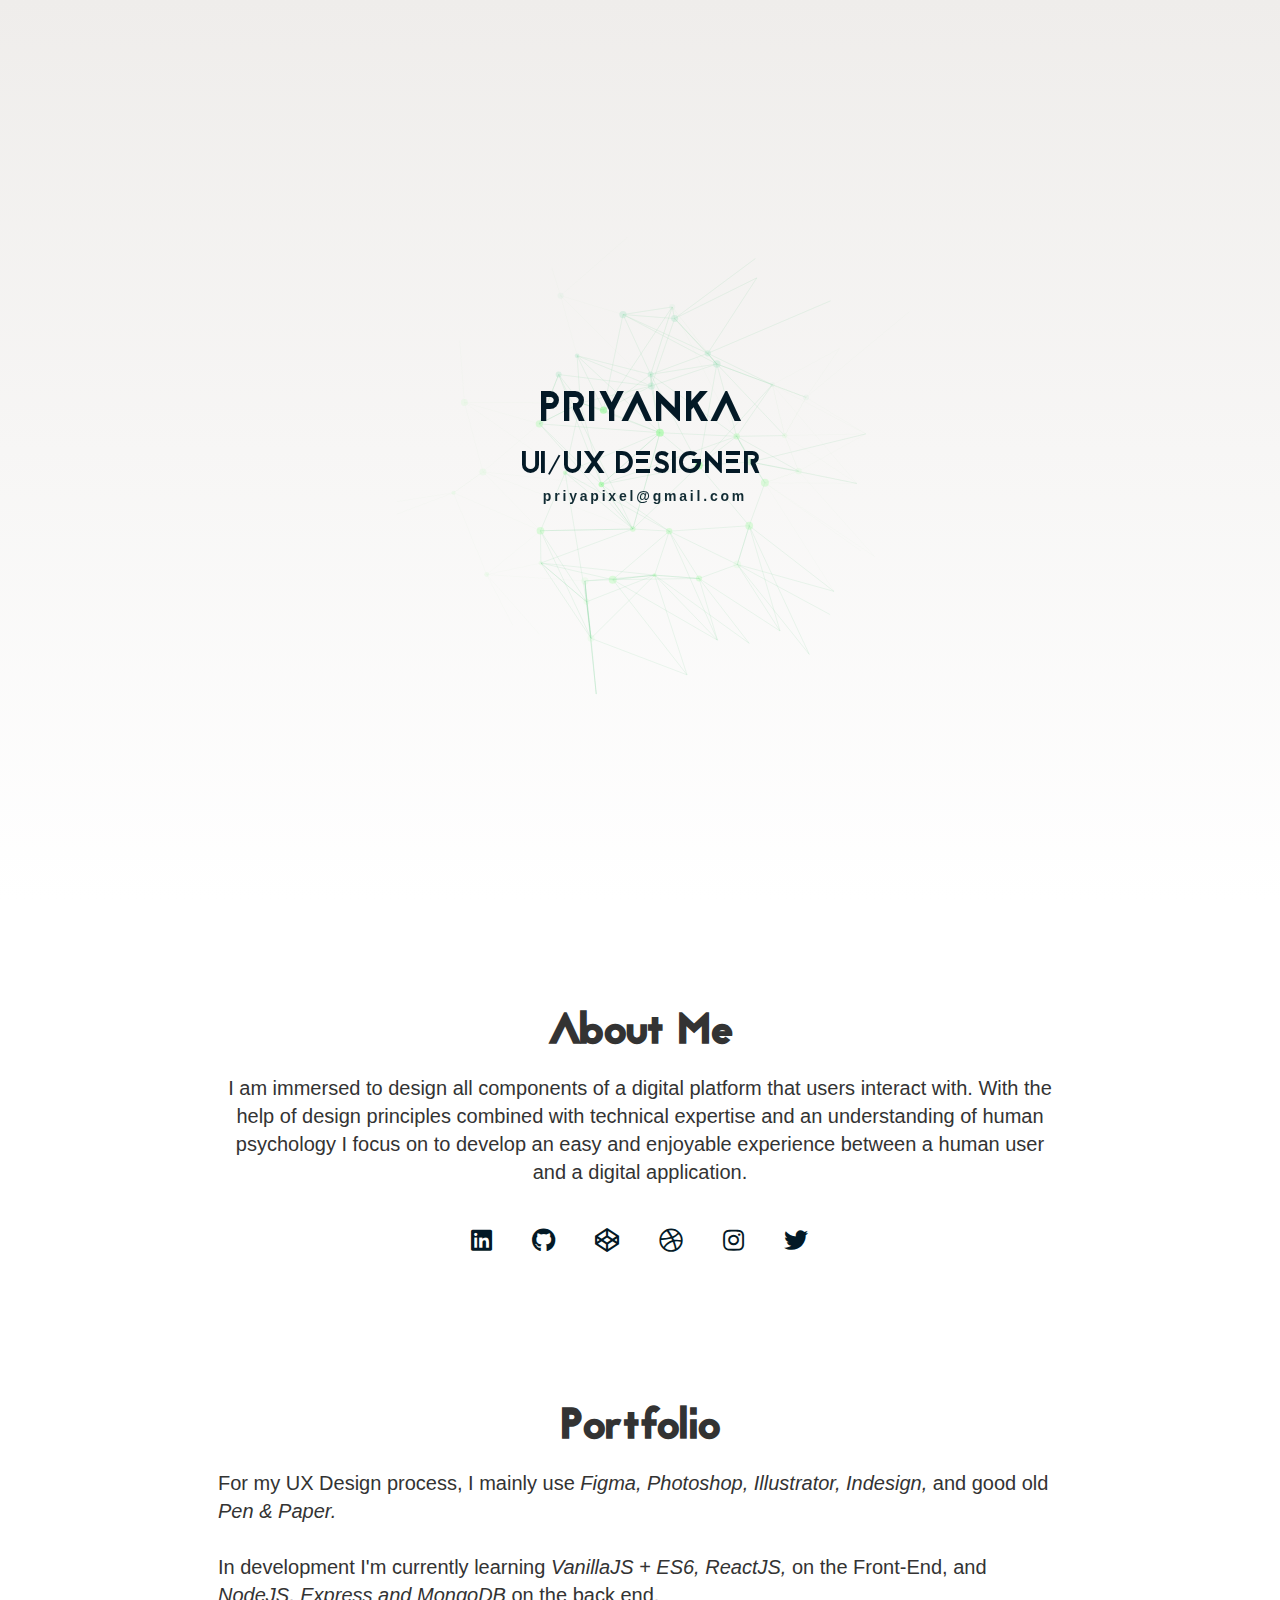
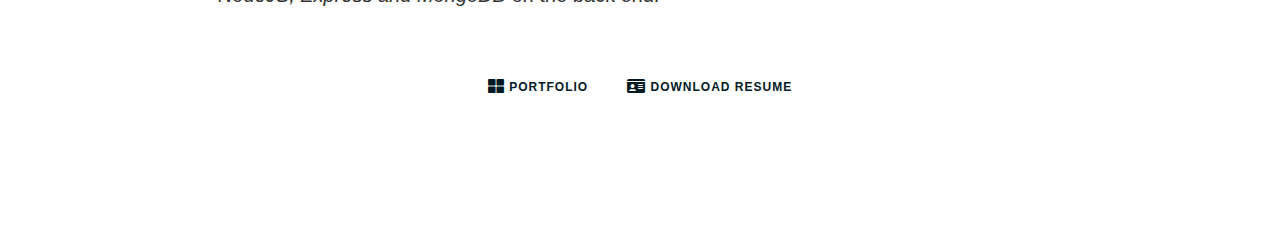
<file: index.html>
<!DOCTYPE html>
<html lang="en" class="no-js">
<meta http-equiv="content-type" content="text/html;charset=utf-8" />
<head>
	<meta charset="UTF-8" />
	<meta http-equiv="X-UA-Compatible" content="IE=edge">
	<meta name="viewport" content="width=device-width, initial-scale=1">
	<link rel="shortcut icon" href="img/logo.ico" />
	<title>Priyanka</title>
	<meta name="description" content="A creative minded Software Engineer
                possessing a great interest in UI & UX Design and Human-Computer Interaction.">
	<meta name="keywords" content="software engineer,web designer,design, Priyanka, priyanka, priyapixel">
	<meta name="author" content="priyapixel">

	<script src='https://cdnjs.cloudflare.com/ajax/libs/jquery/2.1.3/jquery.min.js'></script>
	
	<link rel="stylesheet" type="text/css" href="css/normalize.css" />
	<link rel="stylesheet" type="text/css" href="css/main.css" />
	<link rel="stylesheet" type="text/css" href="css/component.css" />
	<link rel="stylesheet" type="text/css" href="https://maxcdn.bootstrapcdn.com/bootstrap/3.3.6/css/bootstrap.min.css" />
	<link rel="stylesheet" type="text/css" href="css/header.css" />
	<!-- FontAwesome CSS -->
	<link href="https://use.fontawesome.com/releases/v5.0.6/css/all.css" rel="stylesheet">


	<!--[if IE]>
		<script src="http://html5shiv.googlecode.com/svn/trunk/html5.js"></script>
		<![endif]-->
</head>

<body>


	<div class="navigation hidden-md hidden-lg hidden-xl">
		<input type="checkbox" class="navigation__checkbox" id="navi-toggle" />
		<label for="navi-toggle" class="navigation__button">
			<span class="navigation__icon">&nbsp;</span>
		</label>

		<div class="navigation__background">&nbsp;</div>
		<nav class="navigation__nav">
			<ul class="navigation__list">
				<li class="navigation__item">
					<a href="#about" class="navigation__link">
						About</a>
				</li>
				
				<li class="navigation__item">
					<a href="#portfolio" class="navigation__link">
						Portfolio</a>
				</li>
				
			</ul>
		</nav>
	</div>




	<header id="ha-header" class="ha-header ha-header-hide">
		<div class="ha-header-perspective">
			<div class="ha-header-front hidden-sm hidden-xs">
				<h1>
					<span>
						
					</span>
				</h1>
				<nav>
					<a href="#about" data-scroll>About</a>
					
					<a href="#portfolio" data-scroll>Portfolio</a>
					
				</nav>
			</div>
		</div>
	</header>

	<div class="introAnimation">
		<div class="content" data-animate-down="ha-header-small">
			<div id="large-header" class="large-header">
				<canvas class="hidden-xs hidden-sm hidden-md" id="animation-canvas"></canvas>
				<div class="main-title">
					
					<!--<img src="img/logo.png" class="img-responsive logo" width="60%">-->
					<h3>
						Priyanka
					</h3>
					<h4>UI/UX Designer</h4>
					<p>priyapixel@gmail.com </p>
				</div>
				<div style="width:400px;height:400px;border-radius: 50%;" <div id="section07">
					<a data-scroll href="#about">
						<span></span>
						<span></span>
						<span></span>
					</a>
				</div>
			</div>
		</div>
	</div>
	<div class="container">
		<section>
			<div class="row">
				
					<div class="priya-header" id="about" data-animate-down="ha-header-small"
					data-animate-up="ha-header-hide">
					<h1>About Me
					</h1>
					<span class="text-center">
						I am immersed to design all components of a digital platform that users</em>
						 interact with. With the help of design principles combined with technical expertise and an understanding of human psychology I focus on to develop an easy and enjoyable experience between a human user and a digital application.
					</span>
					<nav class="priya-demos">
						<a class="linked" href="https://www.linkedin.com/in/priyapixel" target="_blank">
							<i class="fab fa-linkedin fa-2x"></i>
						</a>
						<a class="gith" href="https://github.com/priyapixel" target="_blank">
							<i class="fab fa-github fa-2x"></i>
						</a>
						<a class="codep" href="https://codepen.io/priya85/pens/public" target="_blank">
							<i class="fab fa-codepen fa-2x"></i>
						</a>
						<a class="drib" href="https://dribbble.com/priyapixel" target="_blank">
							<i class="fab fa-dribbble fa-2x"></i>
						</a>
						<a class="insta" href="https://www.instagram.com/_priyapixel" target="_blank">
							<i class="fab fa-instagram fa-2x"></i>
						</a>
						<a class="twit" href="https://twitter.com/priyapixel" target="_blank">
							<i class="fab fa-twitter fa-2x"></i>
						</a>
					</nav>
				</div>
			</div>
		</section>
		

		<section class="related ha-waypoint" id="portfolio" data-animate-down="ha-header-small" data-animate-up="ha-header-small">
			<div class="row">
				<div class="priya-header"> 
					<h1>Portfolio
					</h1>
					<span class="text-left">For my UX Design process, I mainly use <em>
								Figma, Photoshop, Illustrator, Indesign, </em>and good old <em>Pen &amp; Paper.</em><br><br>
								In development I'm currently learning<em> 
							VanillaJS + ES6, ReactJS,  </em> on the Front-End, and <em>NodeJS, Express and MongoDB</em> on the
						back end.<br><br>
	
						
			
					</span>
					<div class="priya-demos portfolio-links">
						<a href="./portfolio.html">
							<i class="fa fa-th-large fa-lg"></i> Portfolio</a>
						<a href="resume/resume_priyanka.pdf">
							<i class="fa fa-id-card fa-lg"></i> Download Resume</a>
						 
					</div>
				</div>
				
		</section>

		<section class="section-contact">
				

				<form id="contactForm"  >
					
				</form>
				<!-- <div class="col-xs-12 col-sm-6">
				MAP
			</div> -->
		</section>
	</div>
	<div class="row">
		
	</div>

		<!-- Bootstrap JS -->
		<script src="https://maxcdn.bootstrapcdn.com/bootstrap/3.3.6/js/bootstrap.min.js" />
		</script>
		
		<script src="js/smooth-scroll.min.js"></script>

		<!-- JS for intro Animation  -->
		<script src="js/TweenLite.min.js"></script>
		<script src="js/EasePack.min.js"></script>
		<script src="js/rAF.js"></script>
		<script src="js/introAnimation.js"></script>
		<script src="js/waypoints.min.js"></script>


		<script>

			var contactform = document.getElementById('contactForm');
			contactform.setAttribute('action', 'https://formspree.io/' + 'priyapixel' + '@' + 'gmail' + '.' + 'com');

			var mobileLinks = document.querySelectorAll('.navigation__link');

			function closeMenu() {
				document.getElementById('navi-toggle').checked = false;
			};

			for (i = 0; i < mobileLinks.length; i++) {
				mobileLinks[i].addEventListener("click", closeMenu);
			}

			smoothScroll.init();
			$(function () {
				$('[data-toggle="tooltip"]').tooltip()
			});

			var $head = $('#ha-header');
			$('.ha-waypoint').each(function (i) {
				var $el = $(this),
					animClassDown = $el.data('animateDown'),
					animClassUp = $el.data('animateUp');

				$el.waypoint(function (direction) {
					if (direction === 'down' && animClassDown) {
						$head.attr('class', 'ha-header ' + animClassDown);
					} else if (direction === 'up' && animClassUp) {
						$head.attr('class', 'ha-header ' + animClassUp);
					}
				}, {
						offset: '100%'
					});
			});
		</script>

		
		

	</div>
</body>


</html>
</file>
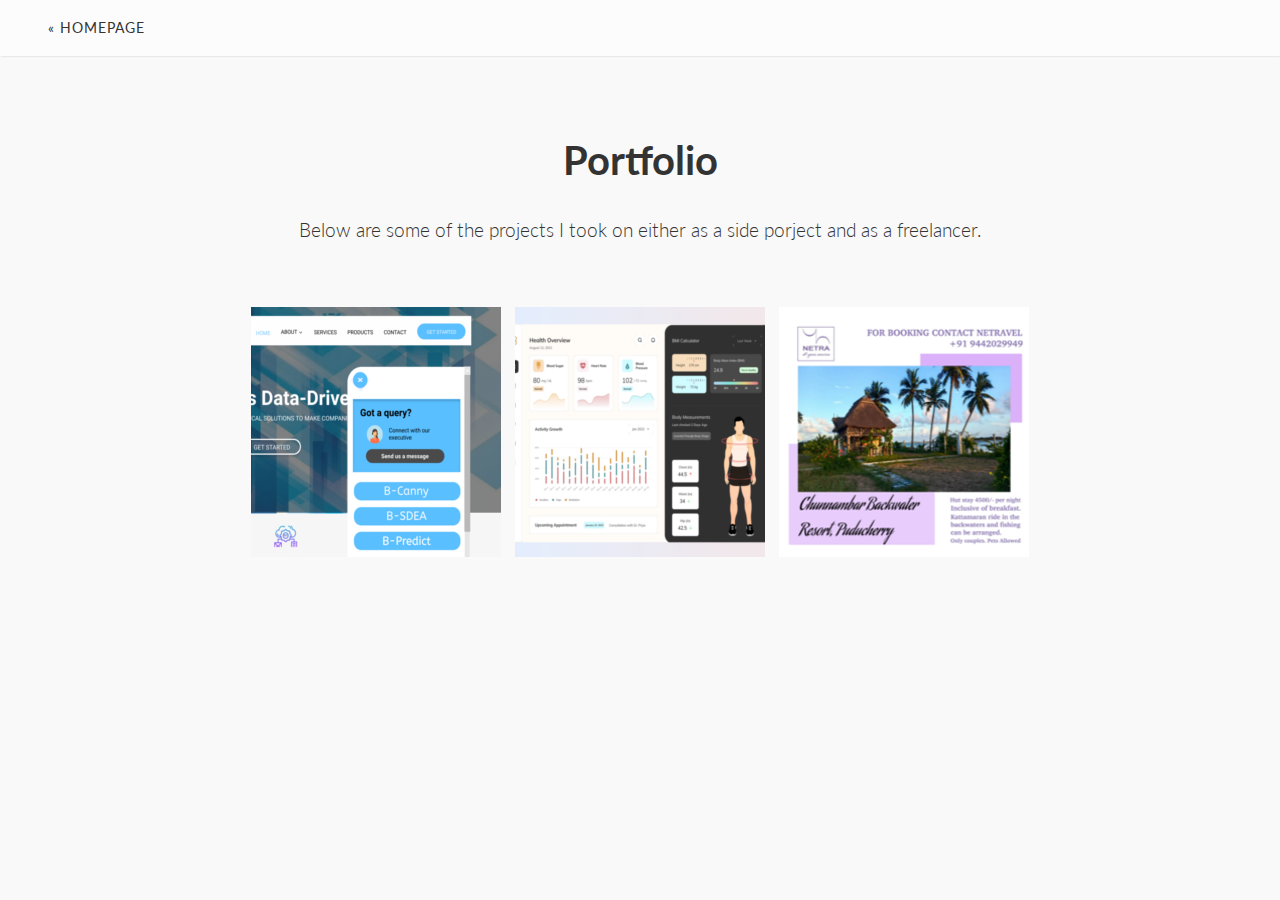
<file: portfolio.html>
<!DOCTYPE html>
<html lang="en">
  <head>
    <meta charset="UTF-8" />
    <meta http-equiv="X-UA-Compatible" content="IE=edge,chrome=1" />
    <meta name="viewport" content="width=device-width, initial-scale=1.0" />
    <link rel="shortcut icon" href="img/logo.ico" />
    <title>Priyanka - Portfolio</title>
    <link rel="shortcut icon" href="favicon.html" />
    <link rel="stylesheet" type="text/css" href="css/portfolio.css" />
    <script src="js/modernizr.custom.js"></script>
  </head>

  <body>
    <div class="container">
      <div class="codrops-top clearfix">
        <a href="index.html#portfolio">
          <strong>&laquo; Homepage</strong>
        </a>
      </div>

      <div class="main">
        <div class="header">
          <h2 class="dev">Portfolio</h2>
          <p>
            Below are some of the projects I took on either as a side porject
            and as a freelancer.
          </p>
        </div>

        <ul id="og-grid" class="og-grid">
          <li>
            <a
              href="https://www.figma.com/proto/DPkeqUrfoxCVNF9d0Spjfk/Beneath-Analytics-with-chat-application?page-id=0%3A1&node-id=10%3A8&viewport=241%2C48%2C0.5&scaling=min-zoom&starting-point-node-id=10%3A8"
              data-largesrc="images/1.jpg"
              data-title="Chat app (Figma prototype)"
              data-description="<p>A chat app model was devised for the existing webiste of Beneath Analytics. The prototype which was developed in Figma is given below</p>"
            >
              <img src="images/thumbs/1.jpg" alt="Chat app (Figma prototype)" />
            </a>
          </li>

          <li>
            <a
              href="./Dashboard.svg"
              data-largesrc="images/12.jpg"
              data-title="Healthcare Dashboard"
              data-description="<p>This a wireframe is in development process for a Healthcare app. It is being created in figma.</p>"
            >
              <img src="images/thumbs/12.jpg" alt="Healthcare Dashboard" />
            </a>
          </li>
          <li>
            <a
              href="./resortposter.jpeg"
              data-largesrc="images/14.jpg"
              data-title="A simple poster"
              data-description="<p>This is a simple poster made for the Chunambar backwater resort. The poster was designed using GIMP software, a FOSS equivalent of Photoshop.</p>"
            >
              <img src="images/thumbs/14.jpg" alt="Resort poster" />
            </a>
          </li>
        </ul>

        <p></p>
      </div>
    </div>
    <script src="https://ajax.googleapis.com/ajax/libs/jquery/1.9.1/jquery.min.js"></script>
    <script src="js/grid.js"></script>
    <script>
      $(function () {
        Grid.init();
      });
    </script>
  </body>
</html>
</file>
<file: css/main.css>
/*Main colors
#43cea2
#185a9d
#031926*/

@font-face {
    font-family: "Primary";
    src: url("../fonts/jaapokki/jaapokkisubtract-regular.eot");
    src: url("../fonts/jaapokki/jaapokkisubtract-regular.woff") format("woff"), url("../fonts/jaapokki/jaapokkisubtract-regular.ttf") format("truetype"), url("../fonts/jaapokki/jaapokkisubtract-regular.svg#filename") format("svg");
}

@import url('https://fonts.googleapis.com/css?family=Muli:200,300,600,700');

body {
    background: #fff;
    color: #031926;
    font-size: 1em;
    line-height: 1.25;
    font-family: 'Muli', sans-serif !important;
    font-weight: 400;
}

html,
body,
div,
span,
applet,
object,
iframe,
abbr,
acronym,
address,
big,
cite,
code,
del,
dfn,
img,
ins,
kbd,
q,
s,
samp,
small,
strike,
strong,
sub,
sup,
tt,
var,
dl,
dt,
dd,
ol,
ul,
fieldset,
form,
label,
legend,
table,
caption,
tbody,
tfoot,
thead,
tr,
th,
td,
article,
aside,
canvas,
details,
embed,
figure,
figcaption,
hgroup,
menu,
nav,
output,
ruby,
section,
summary,
time,
mark,
audio,
video {
    margin: 0;
    padding: 0;
    border: 0;
    font-size: 100%;
    font: inherit;
    vertical-align: baseline;
}

/* HTML5 display-role reset for older browsers */

article,
aside,
details,
figcaption,
figure,
footer,
header,
hgroup,
menu,
nav,
section,
main {
    display: block;
}

ol,
ul {
    list-style: none;
}

blockquote,
q {
    quotes: none;
}

h2 {
    color: #777 !important;
}

h2 small{
    color: #959595 !important;
}

blockquote:before,
blockquote:after,
q:before,
q:after {
    content: '';
    content: none;
}

table {
    border-collapse: collapse;
    border-spacing: 0;
}

a,
button {
    outline: none;
}

a {
    color: #566473;
    text-decoration: none;
}

a:hover,
a:focus {
    color: #34495e;
}

.content {
    /* margin-top: -12rem; */
    width: 100%;
}

section {
    padding: 1em;
    text-align: center;
}

textarea {
    resize: none;
    width: 100%;
}


#section07 a {
    border-radius: 50%;
}

#section07 a span {
    position: absolute;
    top: 88%;
    left: 50%;
    width: 24px;
    height: 24px;
    margin-left: -12px;
    border-left: 1px solid #031926;
    border-bottom: 1px solid #031926;
    -webkit-transform: rotate(-45deg);
    transform: rotate(-45deg);
    -webkit-animation: sdb07 2s infinite;
    animation: sdb07 2s infinite;
    opacity: 0;
    box-sizing: border-box;
}

#section07 a span:nth-of-type(1) {
    -webkit-animation-delay: 0s;
    animation-delay: 0s;
}

#section07 a span:nth-of-type(2) {
    top: 90%;
    -webkit-animation-delay: .15s;
    animation-delay: .15s;
}

#section07 a span:nth-of-type(3) {
    top: 92%;
    -webkit-animation-delay: .3s;
    animation-delay: .3s;
}

@-webkit-keyframes sdb07 {
    0% {
        opacity: 0;
    }
    50% {
        opacity: 1;
    }
    100% {
        opacity: 0;
    }
}

@keyframes sdb07 {
    0% {
        opacity: 0;
    }
    50% {
        opacity: 1;
    }
    100% {
        opacity: 0;
    }
}

p.ref {
    text-align: center;
    padding: 2em 1em;
}

/* Header */

.priya-header {
    margin: 0 auto;
    padding: 2em;
    text-align: center;
    max-width: 900px;
}

.priya-header h1 {
    font-family: 'Primary', Moderne Sans, sans-serif;
    margin: 0;
    font-size: 3em;
    line-height: 1;
    font-weight: 600;
}

.priya-header span {
    font-family: 'Muli', sans-serif;
    font-weight: 200;
    display: block;
    padding: 1em 0 1.5em;
    font-size: 2rem;
    color: #333333;
    line-height: 1.4;
}

/* @media only screen and (max-width: 55em) {
    .priya-header h1 span {
        font-size: 56.25%;
    }
} */

@media only screen and (max-width: 40em) {
    .priya-header h1 span {
        font-size: 50%;
    }

    .priya-demos a {
        font-size: 1.2rem !important;
    }
    
}

@media only screen and (min-width: 112.5em) {
    .priya-header h1 span {
        display: block;
    }
}

/* To Navigation Style */

#page-wrap {
    width: 800px;
    margin: 0 auto;
}

/* Demo Buttons Style */

@media only screen and (min-width: 112.5em) {
    .priya-demos {
        font-size: 0.8em;
    }

}

.priya-demos a {
    color: #031926;
    display: inline-block;
    margin: 0.35em 0.1em;
    padding: 0.5em 1.2em;
    outline: none;
    text-decoration: none;
    text-transform: uppercase;
    letter-spacing: 1px;
    font-weight: 700;
    border-radius: 2px;
    border: 2px solid transparent;
    font-size: 1.2rem;
}

.priya-demos a:hover {
    -webkit-transition: all ease .5s;
    -moz-transition: all ease .5s;
    transition: all ease .5s;
    border-color: #43cea2;
}

.priya-demos h3 {
    margin: 0;
    padding: 1em 0 0.5em 0;
    font-size: 0.9em;
    float: left;
    min-width: 90px;
    clear: left;
}

.priya-demos div:not(:first-child) h3 {
    padding-top: 2em;
}

.priya-demos a:hover,
.priya-demos a.current-demo {
    color: inherit;
    text-decoration: none;
    border-color: initial;
}

a.linked:hover {
    color: #43cea2;
}

a.gith:hover {
    color: #43cea2;
}

a.codep:hover {
    color: #43cea2;
}

a.drib:hover {
    color: #43cea2;
}

a.insta:hover { 
    color: #43cea2;
}
a.twit:hover {   
    color: #43cea2;
}

/* Related demos */

.related {
    padding: 5em 0;
}

@media only screen and (max-width: 75em) {
    .related {
        padding: 5em 0;
    }
}

@media only screen and (max-width: 56.25em) {
    .related {
        padding: 2em 0;
    }
}

.related p {
    font-size: 1.5em;
}

.related>a {
    display: inline-block;
    text-align: center;
    margin: 20px 10px;
    padding: 25px;
    vertical-align: middle;
}

.related a img {
    max-width: 100%;
    opacity: 0.8;
    border-radius: 10px;
}

.related a:hover img,
.related a:active img {
    opacity: 1;
}

.related a h3 {
    margin: 0;
    min-height: 63px;
    padding: 0.5em 0 0.3em;
    max-width: 300px;
    text-align: center;
    font-weight: 400;
    font-size: 1em;
}

@media screen and (max-width: 40em) {
    .priya-header h1 {
        font-size: 2.5em;
    }
}

.steps-timeline {
    outline: 1px dashed rgba(red, $outline-width);
    @media screen and (max-width: $break-point) {
        border-left: 2px solid $brand-primary;
        margin-left: 25px;
    }
    @media screen and (min-width: $break-point) {
        border-top: 2px solid $brand-primary;
        padding-top: 20px;
        margin-top: 40px;
        margin-left: 16.65%;
        margin-right: 16.65%;
    }
    &:after {
        content: "";
        display: table;
        clear: both;
    }
}

.steps-one,
.steps-two,
.steps-three {
    outline: 1px dashed rgba(green, $outline-width);
    @media screen and (max-width: $break-point) {
        margin-left: -25px;
    }
    @media screen and (min-width: $break-point) {
        float: left;
        width: 33%;
        margin-top: -50px;
    }
}

.steps-one,
.steps-two {
    @media screen and (max-width: $break-point) {
        padding-bottom: 40px;
    }
}

.steps-one {
    @media screen and (min-width: $break-point) {
        margin-left: -16.65%;
        margin-right: 16.65%;
    }
}

.steps-two {}

.steps-three {
    @media screen and (max-width: $break-point) {
        margin-bottom: -100%;
    }
    @media screen and (min-width: $break-point) {
        margin-left: 16.65%;
        margin-right: -16.65%;
    }
}

.steps-img {
    display: block;
    margin: auto;
    width: 50px;
    height: 50px;
    border-radius: 50%;
    @media screen and (max-width: $break-point) {
        float: left;
        margin-right: 20px;
    }
}

.steps-name,
.steps-description {
    margin: 0;
}

.steps-name {
    @extend .section-header;
    @media screen and (min-width: $break-point) {
        text-align: center;
    }
}

.steps-description {
    overflow: hidden;
    @media screen and (min-width: $break-point) {
        text-align: center;
    }
}

.bgcolor-4 {
    min-height: 450px;
    background: #2f3238;
    color: #fff;
}

.input {
    position: relative;
    z-index: 1;
    display: inline-block;
    margin: 1em;
    /*max-width: 350px;*/
    width: 90%;
    vertical-align: top;
}

.input__field {
    position: relative;
    display: block;
    float: right;
    padding: 0.8em;
    width: 60%;
    border: none;
    border-radius: 0;
    background: #f0f0f0;
    color: #aaa;
    font-weight: 400;
    font-family: "Avenir Next", "Helvetica Neue", Helvetica, Arial, sans-serif;
    -webkit-appearance: none;
    /* for box shadows to show on iOS */
}

.input__field:focus {
    outline: none;
}

.input__label {
    display: inline-block;
    float: right;
    padding: 0 1em;
    width: 40%;
    color: #696969;
    font-weight: bold;
    font-size: 80.25%;
    -webkit-font-smoothing: antialiased;
    -moz-osx-font-smoothing: grayscale;
    -webkit-touch-callout: none;
    -webkit-user-select: none;
    -khtml-user-select: none;
    -moz-user-select: none;
    -ms-user-select: none;
    user-select: none;
}

.input__label-content {
    position: relative;
    display: block;
    padding: 1.6em 0;
    width: 100%;
}

.graphic {
    position: absolute;
    top: 0;
    left: 0;
    fill: none;
}

.icon {
    color: #ddd;
    font-size: 150%;
}

/* Chisato */

.input--chisato {
    padding-top: 1em;
}

.input__field--chisato {
    width: 100%;
    padding: 0.8em 0.5em;
    background: transparent;
    border: 2px solid;
    color: #b5b5b5;
    -webkit-transition: border-color 0.25s;
    transition: border-color 0.25s;
}

.input__label--chisato {
    width: 100%;
    position: absolute;
    top: 0;
    text-align: left;
    overflow: hidden;
    padding: 0;
    pointer-events: none;
    -webkit-transform: translate3d(0, 3em, 0);
    transform: translate3d(0, 3em, 0);
}

.input__label-content--chisato {
    padding: 0 1em;
    font-weight: 400;
    color: #b5b5b5;
}

.input__label-content--chisato::after {
    content: attr(data-content);
    position: absolute;
    top: -200%;
    left: 0;
    color: #43cea2;
    font-weight: 800;
}

.input__field--chisato:focus,
.input--filled .input__field--chisato {
    border-color: #43cea2;
}

.input__field--chisato:focus+.input__label--chisato,
.input--filled .input__label--chisato {
    -webkit-animation: anim-chisato-1 0.25s forwards;
    animation: anim-chisato-1 0.25s forwards;
}

.input__field--chisato:focus+.input__label--chisato .input__label-content--chisato,
.input--filled .input__label-content--chisato {
    -webkit-animation: anim-chisato-2 0.25s forwards ease-in;
    animation: anim-chisato-2 0.25s forwards ease-in;
}

@-webkit-keyframes anim-chisato-1 {
    0%,
    70% {
        -webkit-transform: translate3d(0, 3em, 0);
        transform: translate3d(0, 3em, 0);
    }
    71%,
    100% {
        -webkit-transform: translate3d(0, 0, 0);
        transform: translate3d(0, 0, 0);
    }
}

@-webkit-keyframes anim-chisato-2 {
    0% {
        -webkit-transform: translate3d(0, 0, 0);
        transform: translate3d(0, 0, 0);
    }
    70%,
    71% {
        -webkit-transform: translate3d(0, 125%, 0);
        transform: translate3d(0, 125%, 0);
        opacity: 0;
        -webkit-animation-timing-function: ease-out;
    }
    100% {
        color: transparent;
        -webkit-transform: translate3d(0, 200%, 0);
        transform: translate3d(0, 200%, 0);
    }
}

@keyframes anim-chisato-1 {
    0%,
    70% {
        -webkit-transform: translate3d(0, 3em, 0);
        transform: translate3d(0, 3em, 0);
    }
    71%,
    100% {
        -webkit-transform: translate3d(0, 0, 0);
        transform: translate3d(0, 0, 0);
    }
}

@keyframes anim-chisato-2 {
    0% {
        -webkit-transform: translate3d(0, 0, 0);
        transform: translate3d(0, 0, 0);
    }
    70%,
    71% {
        -webkit-transform: translate3d(0, 125%, 0);
        transform: translate3d(0, 125%, 0);
        opacity: 0;
        -webkit-animation-timing-function: ease-out;
    }
    100% {
        color: transparent;
        -webkit-transform: translate3d(0, 200%, 0);
        transform: translate3d(0, 200%, 0);
    }
}
</file>
<file: css/component.css>
@font-face {
    font-family: "Primary";
    src: url("../fonts/jaapokki/jaapokkisubtract-regular.eot");
    src: url("../fonts/jaapokki/jaapokkisubtract-regular.woff") format("woff"), url("../fonts/jaapokki/jaapokkisubtract-regular.ttf") format("truetype"), url("../fonts/jaapokki/jaapokkisubtract-regular.svg#filename") format("svg");
}

@import url(http://fonts.googleapis.com/css?family=Open+Sans);

/* Header */

.large-header {
    position: relative;
    width: 100%;
    background: #333;
    overflow: hidden;
    background-size: cover;
    background-position: center center;
    z-index: 1;
}

.introAnimation .large-header {
    margin-bottom: 5em;
    background: #FFFFFF;
    /* fallback for old browsers */
    background: -webkit-linear-gradient(to bottom, #efedeb, #FFFFFF);
    /* Chrome 10-25, Safari 5.1-6 */
    background: linear-gradient(to bottom, #efedeb, #FFFFFF);
    /* W3C, IE 10+/ Edge, Firefox 16+, Chrome 26+, Opera 12+, Safari 7+ */
    /*background-image: url('../img/demo-1-bg.jpg');*/
}
.main-title {
    position: absolute;
    margin: 0;
    padding: 0;
    top: 50%;
    left: 50%;
    text-align: center;
    -webkit-transform: translate3d(-50%, -50%, 0);
    transform: translate3d(-50%, -50%, 0);
}

.main-title picture img {
    width: 60%;
}
div.main-title h3 {
    font-family: 'Primary', Moderne Sans, sans-serif;
    text-transform: uppercase;
    color: #031926;
    font-size: 4.2em;
    margin-bottom: 3px;
}
div.main-title h4 {
    font-family: 'Primary', Moderne Sans, sans-serif;
    text-transform: uppercase;
    color: #031926;
    font-size: 2.2em;
    margin-bottom: 3px;
}
div.main-title p {
    font-family: 'Open Sans', sans-serif;
    letter-spacing: 0.6em;
    color: #122C34;
    padding: 0px 0px 10px 10px;
    font-weight: 600;
    font-size: 1em;
}

.main-title .thin {
    font-weight: 200;
}



@media only screen and (max-width: 85em) {
    .main-title {
        width:80%;
    }

    .main-title picture img {
        width: 45%;
    }

    div.main-title h3 {
        font-size: 3em;
        margin: 15px 0 15px 0;
    }

    div.main-title p {
        
    letter-spacing: 0.2em;
    }
    
    .introAnimation .main-title {
        font-size: 1em;
    }
}


@media only screen and (max-width: 35em) {

    .main-title picture img {
        width: 65%;
    }
}
</file>
<file: css/header.css>
@import url(https://fonts.googleapis.com/css?family=Lato:300,400,700);
*,
*:after,
*:before {
	-webkit-box-sizing: border-box;
	-moz-box-sizing: border-box;
	box-sizing: border-box;
}

.scroll {
	position: fixed;
	top: 50%;
	left: 50%;
	-webkit-transform: translateX(-50%) translateY(-50%);
	-moz-transform: translateX(-50%) translateY(-50%);
	transform: translateX(-50%) translateY(-50%);
	letter-spacing: 1px;
	font-weight: 700;
	font-size: 2em;
	line-height: 2;
	width: 10em;
	text-align: center;
	height: 2em;
	color: #e74c3c;
	background: #fff;
	font-style: normal;
	text-transform: uppercase;
	opacity: 0.8;
}

.scroll::after {
	display: block;
	content: '\2193';
	color: #fff;
	font-size: 3em;
	line-height: 1;
}

/* Header styles and animations */

.ha-header {
	position: fixed;
	top: 0;
	left: 0;
	width: 100%;
	padding: 0;
	z-index: 50;
	-webkit-transform: translateY(0%);
	-moz-transform: translateY(0%);
	transform: translateY(0%);
	-webkit-transition: all 0.5s;
	-moz-transition: all 0.5s;
	transition: all 0.5s;
}

.ha-header h1 {
	font-family: 'PrimaryFont', Moderne Sans, sans-serif;
	text-transform: uppercase;
}

.ha-header-perspective {
	width: 100%;
	height: 100%;
	position: relative;
	-webkit-perspective: 1100px;
	-moz-perspective: 1100px;
	perspective: 1100px;
	-webkit-perspective-origin: 50% 0;
	-moz-perspective-origin: 50% 0;
	perspective-origin: 50% 0;
}

.ha-header-perspective>div {
	background: #fff;
	text-align: left;
	padding: 0 7%;
	height: 50%;
	width: 100%;
	margin: 0 auto;
	position: relative;
	text-align: justify;
	-webkit-backface-visibility: hidden;
	-moz-backface-visibility: hidden;
	backface-visibility: hidden;
	-webkit-transition: all 0.5s;
	-moz-transition: all 0.5s;
	transition: all 0.5s;
	overflow: hidden;
}

.ha-header-perspective .ha-header-bottom {
	background: #ddd;
	-webkit-transform-origin: 50% 0%;
	-moz-transform-origin: 50% 0%;
	transform-origin: 50% 0%;
	z-index: 1;
	-webkit-transform: rotateX(-90deg);
	-moz-transform: rotateX(-90deg);
	transform: rotateX(-90deg);
	-webkit-transition: top 0.5s;
	-moz-transition: top 0.5s;
	transition: top 0.5s;
	position: absolute;
	top: 0;
}

/* Justify inline-block elements (h1 on left side, nav on right) */

.ha-header-perspective>div::after {
	content: '';
	display: inline-block;
	width: 100%;
}

/* Text styling */

.ha-header h1,
.ha-header h1::before,
.ha-header h1 span,
.ha-header nav,
.ha-header nav::before {
	display: inline-block;
	vertical-align: middle;
	text-align: left;
}

.ha-header h1 {
	font-weight: 300;
	font-size: 1.8em;
	margin: 0;
	padding: 0 1em 0 0;
	color: #2d383f;
	cursor: default;
	height: 100%;
	z-index: 1;
	-webkit-transition: all 0.5s;
	-moz-transition: all 0.5s;
	transition: all 0.5s;
}

.ha-header h1::before,
.ha-header nav::before {
	content: '';
	height: 100%;
}

.ha-header h1::after {
	content: '';
	width: 100px;
	height: 96px;
	background: #fff;
	position: absolute;
	z-index: 100;
	top: 0;
	left: 0;
	cursor: pointer;
	box-shadow: inset 0 8px #2d383f, inset 0 16px #fff, inset 0 24px #2d383f, inset 0 32px #fff, inset 0 40px #2d383f, inset 0 48px #fff, inset 0 56px #2d383f;
	opacity: 0;
	border: 20px solid #fff;
	-webkit-transition: opacity 0.5s;
	-moz-transition: opacity 0.5s;
	transition: opacity 0.5s;
}

.ha-header nav {
	height: 100%;
}

.ha-header nav a {
	font-family: 'Open Sans', sans-serif;
	display: inline-block;
	letter-spacing: 3px;
	font-weight: 400;
	padding: 0.2em 0.4em;
	margin: 0 0.4em 0;
	font-size: 1em;
	cursor: pointer;
	color: #122C34;
	outline: none;
	text-decoration: none;
}

.ha-header nav a:hover {
	color: #43cea2;
}

.ha-header nav a:last-child {
	margin-right: 0;
}

/* Individual states */

.ha-header-large {
	height: 420px;
}

.ha-header-small {
	height: 220px;
}

.ha-header-hide {
	height: 0;
	-webkit-transform: translateY(-50%);
	-moz-transform: translateY(-50%);
	transform: translateY(-50%);
}

.ha-header-show {
	height: 220px;
	-webkit-transform: translateY(0%);
	-moz-transform: translateY(0%);
	transform: translateY(0%);
}

.ha-header-show .ha-header-bottom {
	opacity: 0;
	-webkit-transition: top 0.5s, opacity 0s 0.5s;
	-moz-transition: top 0.5s, opacity 0s 0.5s;
	transition: top 0.5s, opacity 0s 0.5s;
	-webkit-transform: rotateX(0deg);
	-moz-transform: rotateX(0deg);
	transform: rotateX(0deg);
	top: 0%;
}



@media screen and (max-width: 85em) {
	.ha-header nav {
		position: absolute;
		font-size: 1.2rem;
		right: 5em;
	}
}

/* @media screen and (max-width: 45em) {


	.ha-header-perspective > div,
	.ha-header nav {
		text-align: center;
	}

	.ha-header h1 {
		padding: 10px 0;
		height: 60%;
	}

	.ha-header .ha-header-bottom nav {
		padding: 40px 0px;
	}

	.ha-header nav {
		display: block;
		height: auto;
	}

}

@media screen and (max-width: 38em) {
	section {
		font-size: 1.3em;
	}

	.ha-header h1 {
		font-size: 2em;
	}

	.ha-header nav {
		font-size: 60%;
	}
} */

.navigation__checkbox {
	display: none;
}

.navigation__button {
	background-color: #fff;
	height: 7rem;
	width: 7rem;
	position: fixed;
	top: 6rem;
	right: 6rem;
	border-radius: 50%;
	z-index: 1000;
	box-shadow: 0 1rem 3rem rgba(0, 0, 0, 0.1);
	text-align: center;
	cursor: pointer;
}

@media only screen and (max-width: 56.25em) {
	.navigation__button {
		top: 4rem;
		right: 4rem;
	}
}

@media only screen and (max-width: 37.5em) {
	.navigation__button {
		top: 3rem;
		right: 3rem;
	}
}

.navigation__background {
	height: 6rem;
	width: 6rem;
	border-radius: 50%;
	position: fixed;
	top: 6.5rem;
	right: 6.5rem;
	background-image: radial-gradient(#e5e5e5, #185a9d);
	z-index: 21;
	-webkit-transition: transform 0.8s cubic-bezier(0.86, 0, 0.07, 1);
	transition: transform 0.8s cubic-bezier(0.86, 0, 0.07, 1);
}

@media only screen and (max-width: 56.25em) {
	.navigation__background {
		top: 4.5rem;
		right: 4.5rem;
	}
}

@media only screen and (max-width: 37.5em) {
	.navigation__background {
		top: 3.5rem;
		right: 3.5rem;
	}
}

.navigation__nav {
	height: 100vh;
	position: fixed;
	top: 0;
	left: -20rem;
	z-index: 22;
	opacity: 0;
	width: 0;
	-webkit-transition: all 0.8s cubic-bezier(0.68, -0.55, 0.265, 1.55);
	transition: all 0.8s cubic-bezier(0.68, -0.55, 0.265, 1.55);
}

.navigation__list {
	position: absolute;
	top: 50%;
	left: 50%;
	transform: translate(-50%, -50%);
	list-style: none;
	text-align: center;
	width: 100%;
}

.navigation__item {
	margin: 1.2rem;
}

.navigation__link:link,
.navigation__link:visited {
	display: inline-block;
	font-size: 3rem;
	font-weight: 300;
	padding: 1rem 2rem;
	color: #fff;
	text-decoration: none;
	text-transform: uppercase;
	background-image: linear-gradient(120deg, transparent 0%, transparent 50%, #fff 50%);
	background-size: 250%;
	transition: all .4s;
}

.navigation__link:link span,
.navigation__link:visited span {
	margin-right: 1.5rem;
	display: inline-block;
}

.navigation__link:hover,
.navigation__link:active {
	background-position: 90%;
	color: #031926;
	transform: translateX(1rem);
}

.navigation__checkbox:checked~.navigation__background {
	transform: scale(110);
}

.navigation__checkbox:checked~.navigation__nav {
	opacity: 1;
	width: 100%;
	left: 0;
}

.navigation__icon {
	margin-top: 3.3rem;
	position: relative;
}

.navigation__icon,
.navigation__icon::before,
.navigation__icon::after {
	width: 3rem;
	height: 2px;
	background-color: #333;
	display: inline-block;
}

.navigation__icon::before,
.navigation__icon::after {
	content: "";
	position: absolute;
	left: 0;
	transition: all .2s;
}

.navigation__icon::before {
	top: -.8rem;
}

.navigation__icon::after {
	top: .8rem;
}

.navigation__button:hover .navigation__icon::before {
	top: -1rem;
}

.navigation__button:hover .navigation__icon::after {
	top: 1rem;
}

.navigation__checkbox:checked+.navigation__button .navigation__icon {
	background-color: transparent;
}

.navigation__checkbox:checked+.navigation__button .navigation__icon::before {
	top: 0;
	transform: rotate(135deg);
}

.navigation__checkbox:checked+.navigation__button .navigation__icon::after {
	top: 0;
	transform: rotate(-135deg);
}
</file>
<file: css/portfolio.css>
/* General Demo Style */

@import url(http://fonts.googleapis.com/css?family=Lato:300,%20400,%20700);
html {
    height: 100%;
}

*,
*:after,
*:before {
    -webkit-box-sizing: border-box;
    -moz-box-sizing: border-box;
    box-sizing: border-box;
    padding: 0;
    margin: 0;
}

/* Clearfix hack by Nicolas Gallagher: http://nicolasgallagher.com/micro-clearfix-hack/ */

.clearfix:before,
.clearfix:after {
    content: " ";
    display: table;
}

.clearfix:after {
    clear: both;
}

.clearfix {
    *zoom: 1;
}

body {
    font-family: "Lato", Calibri, Arial, sans-serif;
    background: #f9f9f9;
    font-weight: 300;
    font-size: 15px;
    color: #333;
    overflow: scroll;
    overflow-x: hidden;
}

a {
    color: #555;
    text-decoration: none;
}

.container {
    width: 100%;
    position: relative;
}

.container>header {
    width: 90%;
    max-width: 1240px;
    margin: 0 auto;
    position: relative;
    padding: 0 30px 50px 30px;
}

.container>header {
    padding: 60px 30px 50px;
    text-align: center;
}

.container>header h1 {
    font-size: 34px;
    line-height: 38px;
    margin: 0 auto;
    font-weight: 700;
    color: #333;
}

.header h2,
.header h3 {
    margin-top: 4rem;
    text-align: center;
}

.header h2 {
    font-size: 2.5rem;
}

.header h2.dev {
    margin-top: 5rem;
}

.header h3 {
    font-size: 1.8rem;
}

.header p {
    text-align: center;
    font-size: 1.2rem;
    line-height: 1.8rem;
    padding: 2rem 20vw;
}

.container>header h1 span {
    display: block;
    font-size: 20px;
    font-weight: 300;
}

.main>p {
    text-align: center;
    padding: 50px 20px;
}

/* Header Style */

.codrops-top {
    line-height: 24px;
    font-size: 14px;
    padding: 1rem 3rem;
    background: #fff;
    background: rgba(255, 255, 255, 0.5);
    text-transform: uppercase;
    z-index: 9999;
    position: relative;
    box-shadow: 1px 0px 2px rgba(0, 0, 0, 0.2);
}

.codrops-top a {
    letter-spacing: 1px;
    color: #333;
    display: inline-block;
}

.codrops-top a:hover {
    background: rgba(255, 255, 255, 0.8);
    color: #000;
}

.og-grid {
    list-style: none;
    padding: 20px 0;
    margin: 0 auto;
    text-align: center;
    width: 80%;
}

.og-grid li {
    display: inline-block;
    margin: 10px 5px 0 5px;
    vertical-align: top;
    height: 250px;
}

.og-grid li>a,
.og-grid li>a img {
    border: none;
    outline: none;
    display: block;
    position: relative;
}

.og-grid li.og-expanded>a::after {
    top: auto;
    border: solid transparent;
    content: " ";
    height: 0;
    width: 0;
    position: absolute;
    pointer-events: none;
    border-bottom-color: #ddd;
    border-width: 15px;
    left: 50%;
    margin: -20px 0 0 -15px;
}

.og-expander {
    position: absolute;
    background: #ddd;
    top: auto;
    left: 0;
    width: 100%;
    margin-top: 10px;
    text-align: left;
    height: 0;
    overflow: hidden;
}

.og-expander-inner {
    padding: 50px 30px;
    height: 100%;
}

.og-close {
    position: absolute;
    width: 40px;
    height: 40px;
    top: 20px;
    right: 20px;
    cursor: pointer;
}

.og-close::before,
.og-close::after {
    content: "";
    position: absolute;
    width: 100%;
    top: 50%;
    height: 1px;
    background: #888;
    -webkit-transform: rotate(45deg);
    -moz-transform: rotate(45deg);
    transform: rotate(45deg);
}

.og-close::after {
    -webkit-transform: rotate(-45deg);
    -moz-transform: rotate(-45deg);
    transform: rotate(-45deg);
}

.og-close:hover::before,
.og-close:hover::after {
    background: #333;
}

.og-fullimg,
.og-details {
    width: 50%;
    float: left;
    height: 100%;
    overflow: hidden;
    position: relative;
}

.og-details {
    padding: 0 40px 0 20px;
}

.og-fullimg {
    text-align: center;
}

.og-fullimg img {
    display: inline-block;
    max-height: 90%;
    max-width: 90%;
}

.og-details h3 {
    font-weight: 400;
    font-size: 52px;
    padding: 40px 0 10px;
    margin-bottom: 10px;
}

.og-details p {
    font-weight: 300;
    font-size: 1.2rem;
    line-height: 26px;
    color: #666;
}

.og-details a {
    font-weight: 700;
    font-size: 16px;
    color: #333;
    text-transform: uppercase;
    letter-spacing: 2px;
    padding: 10px 20px;
    border: 3px solid #333;
    display: inline-block;
    margin: 30px 0 0;
    outline: none;
}

.og-details a::before {
    content: "\2192";
    display: inline-block;
    margin-right: 10px;
}

.og-details a:hover {
    border-color: #999;
    color: #999;
}

.og-loading {
    width: 20px;
    height: 20px;
    border-radius: 50%;
    background: #ddd;
    box-shadow: 0 0 1px #ccc, 15px 30px 1px #ccc, -15px 30px 1px #ccc;
    position: absolute;
    top: 50%;
    left: 50%;
    margin: -25px 0 0 -25px;
    -webkit-animation: loader 0.5s infinite ease-in-out both;
    -moz-animation: loader 0.5s infinite ease-in-out both;
    animation: loader 0.5s infinite ease-in-out both;
}

@-webkit-keyframes loader {
    0% {
        background: #ddd;
    }
    33% {
        background: #ccc;
        box-shadow: 0 0 1px #ccc, 15px 30px 1px #ccc, -15px 30px 1px #ddd;
    }
    66% {
        background: #ccc;
        box-shadow: 0 0 1px #ccc, 15px 30px 1px #ddd, -15px 30px 1px #ccc;
    }
}

@-moz-keyframes loader {
    0% {
        background: #ddd;
    }
    33% {
        background: #ccc;
        box-shadow: 0 0 1px #ccc, 15px 30px 1px #ccc, -15px 30px 1px #ddd;
    }
    66% {
        background: #ccc;
        box-shadow: 0 0 1px #ccc, 15px 30px 1px #ddd, -15px 30px 1px #ccc;
    }
}

@keyframes loader {
    0% {
        background: #ddd;
    }
    33% {
        background: #ccc;
        box-shadow: 0 0 1px #ccc, 15px 30px 1px #ccc, -15px 30px 1px #ddd;
    }
    66% {
        background: #ccc;
        box-shadow: 0 0 1px #ccc, 15px 30px 1px #ddd, -15px 30px 1px #ccc;
    }
}

@media screen and (max-width: 1100px) {
    .header p {
        padding: 2rem 20vw;
    }
    @media screen and (max-width: 830px) {
        .og-expander h3 {
            font-size: 32px;
        }
        .og-expander p {
            font-size: 13px;
        }
        .og-expander a {
            font-size: 12px;
        }
        .header p {
            padding: 2rem 10vw;
        }
    }
    @media screen and (max-width: 650px) {
        .og-grid {
            width: 100%;
        }
        .og-fullimg {
            display: none;
        }
        .og-details {
            float: none;
            width: 100%;
        }
    }
</file>
